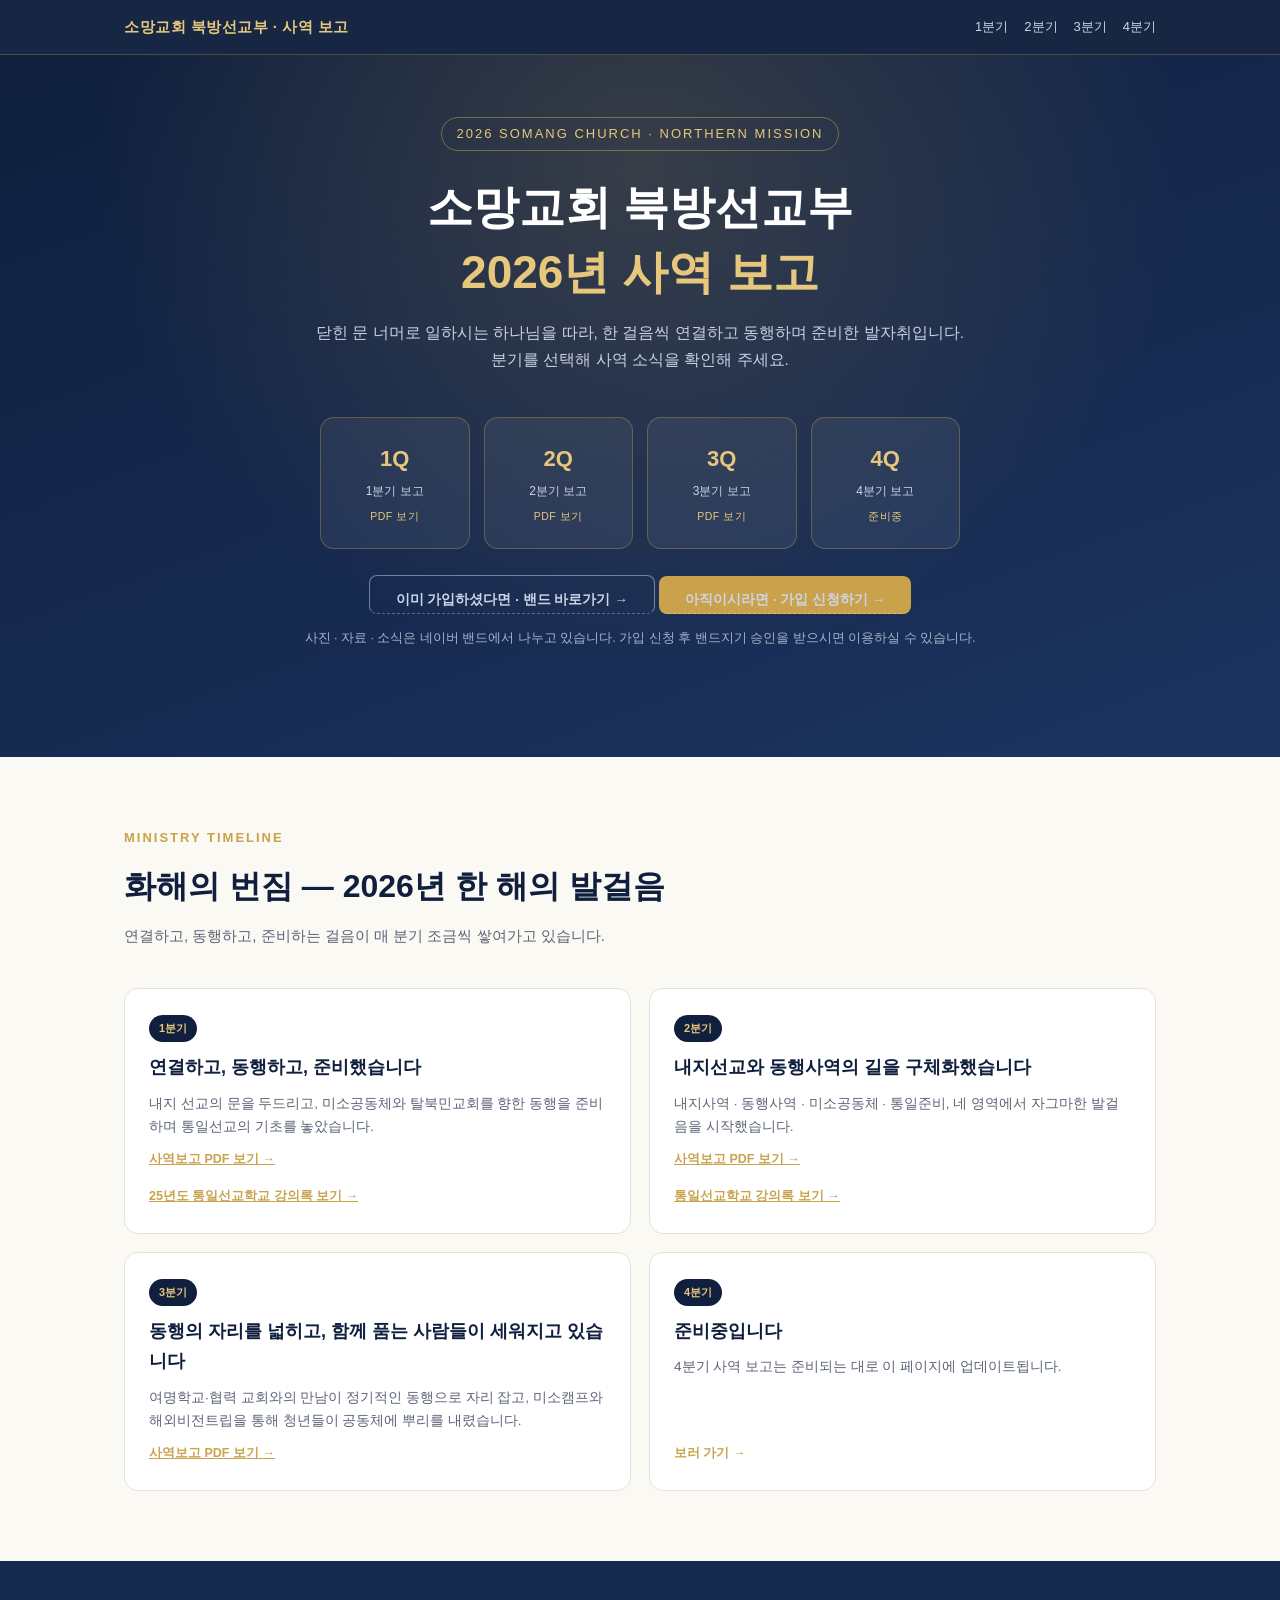
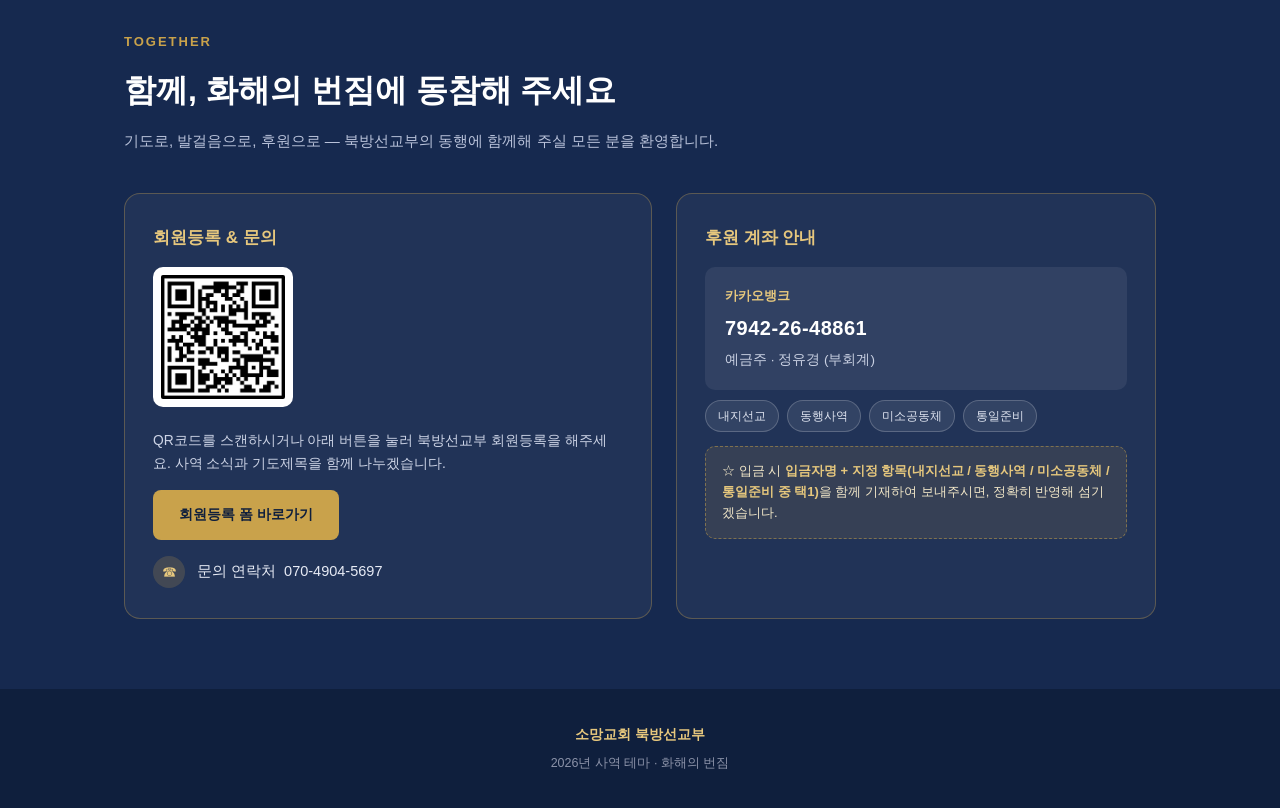
<file: index.html>
<!DOCTYPE html>
<html lang="ko">
<head>
<!-- Google tag (gtag.js) -->
<script async src="https://www.googletagmanager.com/gtag/js?id=G-LS4SZ3VNNW"></script>
<script>
  window.dataLayer = window.dataLayer || [];
  function gtag(){dataLayer.push(arguments);}
  gtag('js', new Date());
  gtag('config', 'G-LS4SZ3VNNW');
</script>

<meta charset="UTF-8">
<meta name="viewport" content="width=device-width, initial-scale=1.0">
<title>소망교회 북방선교부 2026년 사역 보고</title>
<link rel="stylesheet" href="css/style.css">

<!-- 카톡 / 네이버 밴드 링크 공유 시 표시되는 미리보기 -->
<meta property="og:type" content="website">
<meta property="og:title" content="소망교회 북방선교부 2026년 사역 보고">
<meta property="og:description" content="닫힌 문 너머로 일하시는 하나님을 따라, 한 걸음씩 연결하고 동행하며 준비한 2026년 북방선교부의 발자취입니다.">
<meta property="og:image" content="https://jinp68.github.io/bukbang-2026-report/images/og-image.png">
<meta property="og:url" content="https://jinp68.github.io/bukbang-2026-report/">
<meta name="twitter:card" content="summary_large_image">
</head>
<body>

<nav class="nav">
  <div class="nav-inner">
    <a href="index.html" class="nav-title">소망교회 북방선교부 · 사역 보고</a>
    <div class="nav-links">
      <a href="reports/pdf/2026-Q1-report.pdf" target="_blank" rel="noopener" onclick="gtag('event','pdf_download',{'report_quarter':'Q1'})">1분기</a>
      <a href="reports/pdf/2026-Q2-report.pdf" target="_blank" rel="noopener" onclick="gtag('event','pdf_download',{'report_quarter':'Q2'})">2분기</a>
      <a href="reports/pdf/2026-Q3-report.pdf" target="_blank" rel="noopener" onclick="gtag('event','pdf_download',{'report_quarter':'Q3'})">3분기</a>
      <a href="reports/q4.html">4분기</a>
    </div>
  </div>
</nav>

<header class="landing-hero">
  <div class="landing-inner">
    <span class="eyebrow">2026 SOMANG CHURCH · NORTHERN MISSION</span>
    <h1>소망교회 북방선교부<br><span>2026년 사역 보고</span></h1>
    <p>닫힌 문 너머로 일하시는 하나님을 따라, 한 걸음씩 연결하고 동행하며 준비한 발자취입니다.<br>분기를 선택해 사역 소식을 확인해 주세요.</p>

    <div class="quarter-grid">
      <a href="reports/pdf/2026-Q1-report.pdf" target="_blank" rel="noopener" onclick="gtag('event','pdf_download',{'report_quarter':'Q1'})" class="quarter-card">
        <div class="qnum">1Q</div>
        <div class="qlabel">1분기 보고</div>
        <div class="qstatus">PDF 보기</div>
      </a>
      <a href="reports/pdf/2026-Q2-report.pdf" target="_blank" rel="noopener" onclick="gtag('event','pdf_download',{'report_quarter':'Q2'})" class="quarter-card">
        <div class="qnum">2Q</div>
        <div class="qlabel">2분기 보고</div>
        <div class="qstatus">PDF 보기</div>
      </a>
      <a href="reports/pdf/2026-Q3-report.pdf" target="_blank" rel="noopener" onclick="gtag('event','pdf_download',{'report_quarter':'Q3'})" class="quarter-card">
        <div class="qnum">3Q</div>
        <div class="qlabel">3분기 보고</div>
        <div class="qstatus">PDF 보기</div>
      </a>
      <a href="reports/q4.html" class="quarter-card">
        <div class="qnum">4Q</div>
        <div class="qlabel">4분기 보고</div>
        <div class="qstatus">준비중</div>
      </a>
    </div>

    <div class="archive-link-row">
      <div class="band-btn-row">
        <a href="https://www.band.us/band/97592712/post" target="_blank" rel="noopener" class="btn btn-outline btn-sm" onclick="gtag('event','band_click',{'band_action':'existing_member'})">
          이미 가입하셨다면 · 밴드 바로가기 →
        </a>
        <a href="https://band.us/n/aea1A6sb05A8o" target="_blank" rel="noopener" class="btn btn-gold btn-sm" onclick="gtag('event','band_click',{'band_action':'join_request'})">
          아직이시라면 · 가입 신청하기 →
        </a>
      </div>
      <p style="margin-top:14px;font-size:12.5px;color:#a9b1c9;">사진 · 자료 · 소식은 네이버 밴드에서 나누고 있습니다. 가입 신청 후 밴드지기 승인을 받으시면 이용하실 수 있습니다.</p>
    </div>
  </div>
</header>

<section class="landing-summary">
  <div class="wrap">
    <div class="section-head">
      <div class="kicker">Ministry Timeline</div>
      <h2>화해의 번짐 — 2026년 한 해의 발걸음</h2>
      <p>연결하고, 동행하고, 준비하는 걸음이 매 분기 조금씩 쌓여가고 있습니다.</p>
    </div>
    <div class="summary-grid">
      <div class="summary-card" style="text-decoration:none;">
        <div class="tagrow"><span class="qtag">1분기</span></div>
        <h3>연결하고, 동행하고, 준비했습니다</h3>
        <p>내지 선교의 문을 두드리고, 미소공동체와 탈북민교회를 향한 동행을 준비하며 통일선교의 기초를 놓았습니다.</p>
        <a href="reports/pdf/2026-Q1-report.pdf" target="_blank" rel="noopener" onclick="gtag('event','pdf_download',{'report_quarter':'Q1'})" class="go" style="display:block;">사역보고 PDF 보기 →</a>
        <a href="reports/pdf/lectures/2025-summary.pdf" target="_blank" rel="noopener" onclick="gtag('event','lecture_download',{'lecture':'2025_summary'})" class="go" style="display:block;margin-top:6px;">25년도 통일선교학교 강의록 보기 →</a>
      </div>
      <div class="summary-card" style="text-decoration:none;">
        <div class="tagrow"><span class="qtag">2분기</span></div>
        <h3>내지선교와 동행사역의 길을 구체화했습니다</h3>
        <p>내지사역 · 동행사역 · 미소공동체 · 통일준비, 네 영역에서 자그마한 발걸음을 시작했습니다.</p>
        <a href="reports/pdf/2026-Q2-report.pdf" target="_blank" rel="noopener" onclick="gtag('event','pdf_download',{'report_quarter':'Q2'})" class="go" style="display:block;">사역보고 PDF 보기 →</a>
        <a href="reports/lectures.html" class="go" style="display:block;margin-top:6px;">통일선교학교 강의록 보기 →</a>
      </div>
      <div class="summary-card" style="text-decoration:none;">
        <div class="tagrow"><span class="qtag">3분기</span></div>
        <h3>동행의 자리를 넓히고, 함께 품는 사람들이 세워지고 있습니다</h3>
        <p>여명학교·협력 교회와의 만남이 정기적인 동행으로 자리 잡고, 미소캠프와 해외비전트립을 통해 청년들이 공동체에 뿌리를 내렸습니다.</p>
        <a href="reports/pdf/2026-Q3-report.pdf" target="_blank" rel="noopener" onclick="gtag('event','pdf_download',{'report_quarter':'Q3'})" class="go" style="display:block;">사역보고 PDF 보기 →</a>
      </div>
      <a href="reports/q4.html" class="summary-card">
        <div class="tagrow"><span class="qtag">4분기</span></div>
        <h3>준비중입니다</h3>
        <p>4분기 사역 보고는 준비되는 대로 이 페이지에 업데이트됩니다.</p>
        <div class="go">보러 가기 →</div>
      </a>
    </div>
  </div>
</section>

<!-- ================= JOIN (shared footer block) ================= -->
<section id="join" class="join-section">
  <div class="wrap">
    <div class="section-head">
      <div class="kicker">Together</div>
      <h2>함께, 화해의 번짐에 동참해 주세요</h2>
      <p>기도로, 발걸음으로, 후원으로 — 북방선교부의 동행에 함께해 주실 모든 분을 환영합니다.</p>
    </div>

    <div class="join-grid">
      <div class="join-card">
        <h3>회원등록 & 문의</h3>
        <div class="qr-block">
          <img src="images/qr_register.png" alt="회원등록 QR코드">
          <div class="qr-text">
            <p>QR코드를 스캔하시거나 아래 버튼을 눌러 북방선교부 회원등록을 해주세요. 사역 소식과 기도제목을 함께 나누겠습니다.</p>
            <a class="btn btn-gold" href="https://forms.gle/ZsYDFxk24a8wHi7E6" target="_blank" rel="noopener">회원등록 폼 바로가기</a>
          </div>
        </div>
        <div class="contact-line"><span class="ic">☎</span> 문의 연락처 &nbsp;070-4904-5697</div>
      </div>

      <div class="join-card">
        <h3>후원 계좌 안내</h3>
        <div class="donate-account">
          <div class="bank">카카오뱅크</div>
          <div class="num">7942-26-48861</div>
          <div class="holder">예금주 · 정유경 (부회계)</div>
        </div>
        <div class="fund-tags">
          <span>내지선교</span><span>동행사역</span><span>미소공동체</span><span>통일준비</span>
        </div>
        <div class="donate-note">☆ 입금 시 <b>입금자명 + 지정 항목(내지선교 / 동행사역 / 미소공동체 / 통일준비 중 택1)</b>을 함께 기재하여 보내주시면, 정확히 반영해 섬기겠습니다.</div>
      </div>
    </div>
  </div>
</section>

<footer class="site-footer">
  <div class="foot-title">소망교회 북방선교부</div>
  <div>2026년 사역 테마 · 화해의 번짐</div>
</footer>

</body>
</html>
</file>
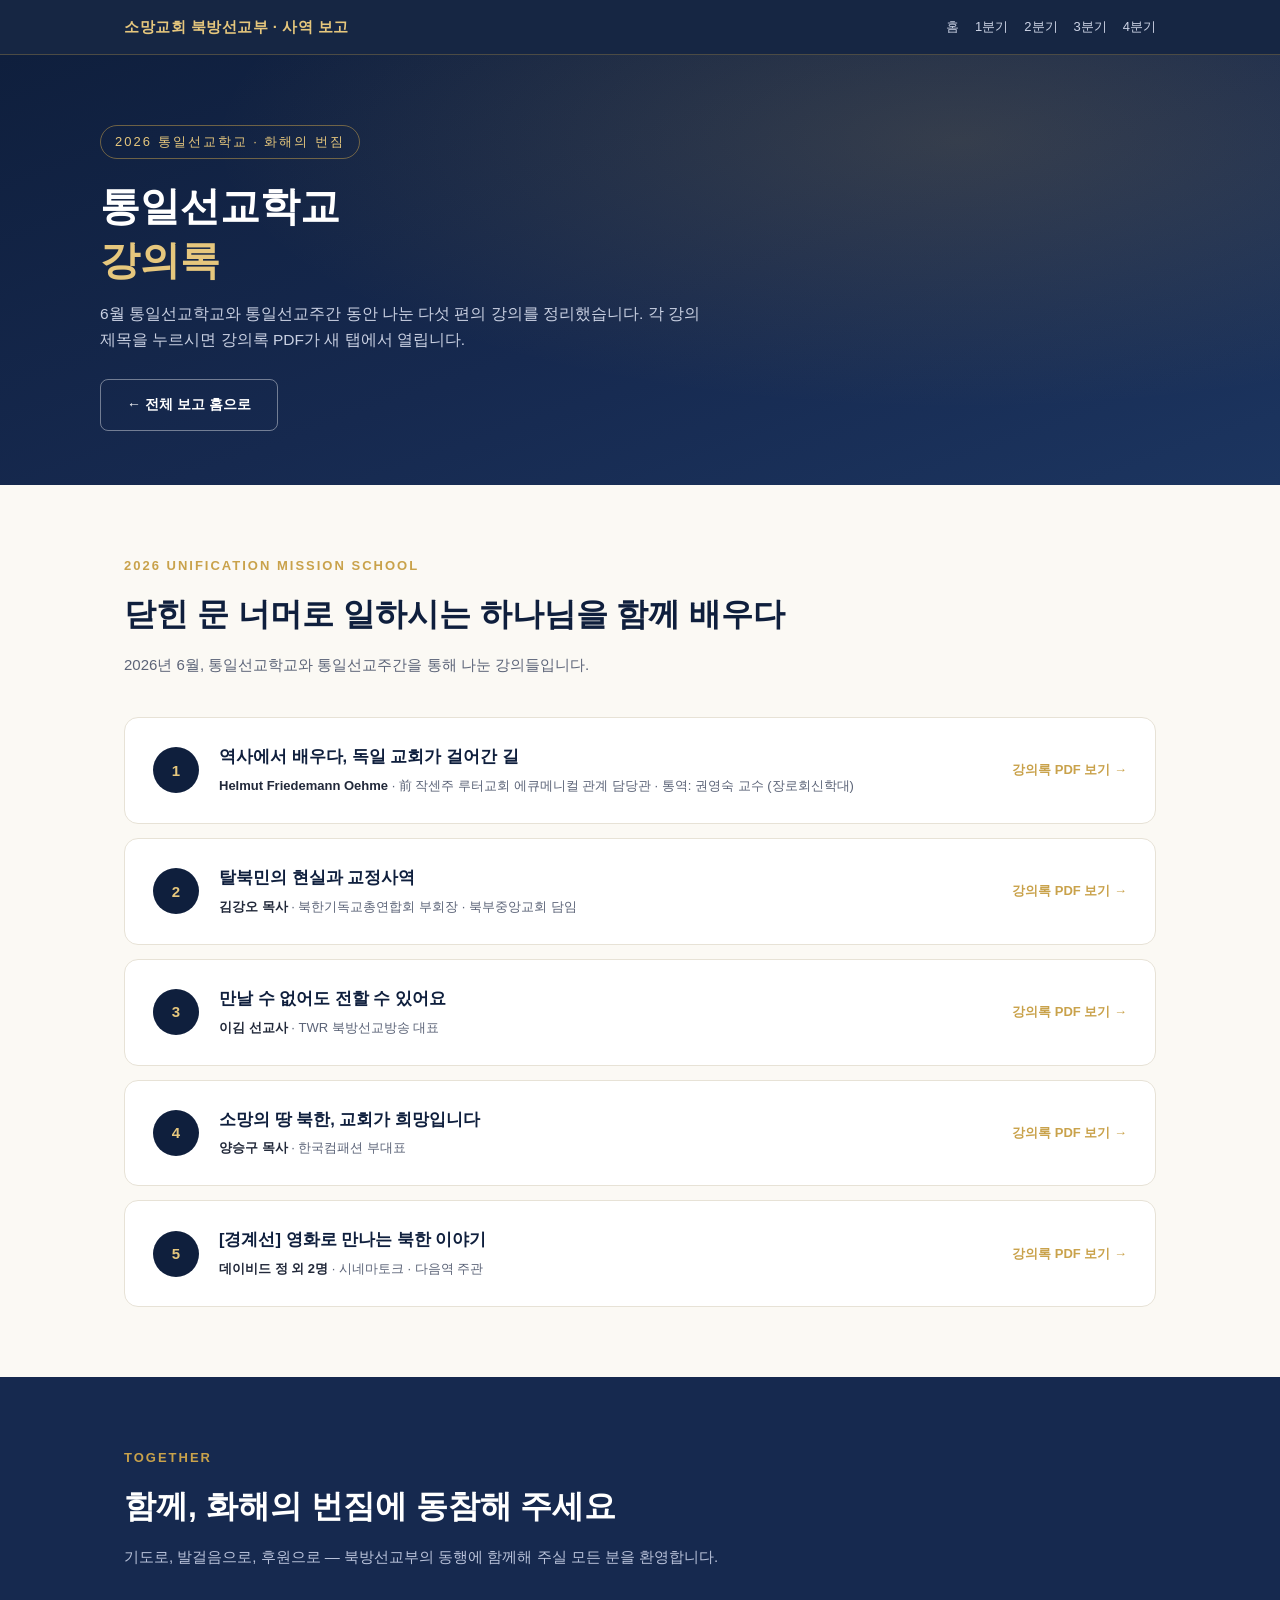
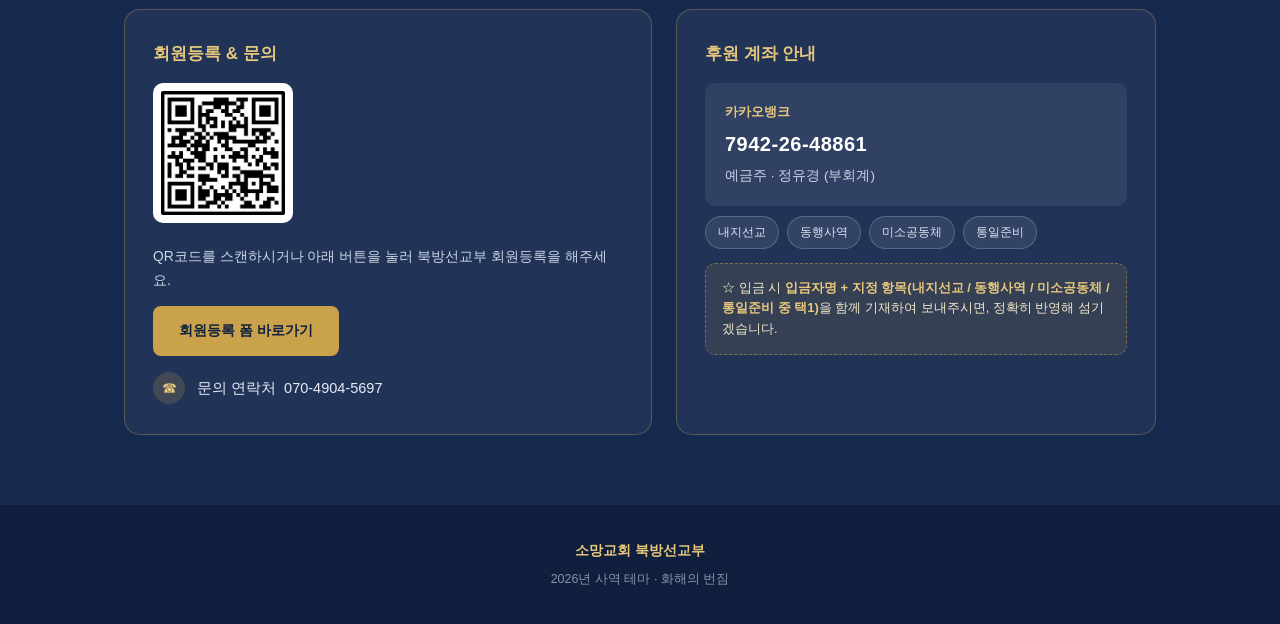
<file: reports/lectures.html>
<!DOCTYPE html>
<html lang="ko">
<head>
<meta charset="UTF-8">
<meta name="viewport" content="width=device-width, initial-scale=1.0">

<!-- Google tag (gtag.js) -->
<script async src="https://www.googletagmanager.com/gtag/js?id=G-LS4SZ3VNNW"></script>
<script>
  window.dataLayer = window.dataLayer || [];
  function gtag(){dataLayer.push(arguments);}
  gtag('js', new Date());
  gtag('config', 'G-LS4SZ3VNNW');
</script>

<title>통일선교학교 강의록 | 소망교회 북방선교부</title>
<link rel="stylesheet" href="../css/style.css">

<!-- 카톡 / 네이버 밴드 링크 공유 시 표시되는 미리보기 -->
<meta property="og:type" content="website">
<meta property="og:title" content="통일선교학교 강의록 | 소망교회 북방선교부">
<meta property="og:description" content="2026 통일선교학교에서 나눈 다섯 편의 강의록을 한 곳에서 확인하실 수 있습니다.">
<meta property="og:image" content="https://jinp68.github.io/bukbang-2026-report/images/og-image.png">
<meta property="og:url" content="https://jinp68.github.io/bukbang-2026-report/reports/lectures.html">
<meta name="twitter:card" content="summary_large_image">

<style>
  .lecture-list{display:flex;flex-direction:column;gap:14px;margin-top:30px;}
  .lecture-card{
    background:#fff;border:1px solid var(--line);border-radius:14px;
    padding:26px 28px;display:flex;align-items:center;justify-content:space-between;gap:20px;
    text-decoration:none;color:var(--ink);transition:.2s;
  }
  .lecture-card:hover{border-color:var(--gold);box-shadow:0 6px 20px rgba(15,31,61,0.08);}
  .lecture-num{
    flex:none;width:46px;height:46px;border-radius:50%;background:var(--navy);color:var(--gold-light);
    display:flex;align-items:center;justify-content:center;font-weight:800;font-size:15px;
  }
  .lecture-body{flex:1;}
  .lecture-body h3{font-size:16.5px;font-weight:800;color:var(--navy);line-height:1.5;margin-bottom:6px;}
  .lecture-body .speaker{font-size:13px;color:var(--muted);}
  .lecture-body .speaker b{color:var(--ink);font-weight:700;}
  .lecture-go{flex:none;font-size:13px;font-weight:700;color:var(--gold);white-space:nowrap;}
  @media (max-width:640px){
    .lecture-card{flex-direction:column;align-items:flex-start;gap:12px;}
    .lecture-go{align-self:flex-end;}
  }
</style>
</head>
<body>

<nav class="nav">
  <div class="nav-inner">
    <a href="../index.html" class="nav-title">소망교회 북방선교부 · 사역 보고</a>
    <div class="nav-links">
      <a href="../index.html">홈</a>
      <a href="pdf/2026-Q1-report.pdf" target="_blank" rel="noopener" onclick="gtag('event','pdf_download',{'report_quarter':'Q1'})">1분기</a>
      <a href="pdf/2026-Q2-report.pdf" target="_blank" rel="noopener" onclick="gtag('event','pdf_download',{'report_quarter':'Q2'})">2분기</a>
      <a href="pdf/2026-Q3-report.pdf" target="_blank" rel="noopener" onclick="gtag('event','pdf_download',{'report_quarter':'Q3'})">3분기</a>
      <a href="q4.html">4분기</a>
    </div>
  </div>
</nav>

<header class="hero">
  <div class="hero-inner">
    <span class="eyebrow">2026 통일선교학교 · 화해의 번짐</span>
    <h1>통일선교학교<br><span>강의록</span></h1>
    <p>6월 통일선교학교와 통일선교주간 동안 나눈 다섯 편의 강의를 정리했습니다. 각 강의 제목을 누르시면 강의록 PDF가 새 탭에서 열립니다.</p>
    <div class="hero-cta">
      <a href="../index.html" class="btn btn-outline">← 전체 보고 홈으로</a>
    </div>
  </div>
</header>

<section>
  <div class="wrap">
    <div class="section-head">
      <div class="kicker">2026 Unification Mission School</div>
      <h2>닫힌 문 너머로 일하시는 하나님을 함께 배우다</h2>
      <p>2026년 6월, 통일선교학교와 통일선교주간을 통해 나눈 강의들입니다.</p>
    </div>

    <div class="lecture-list">
      <a href="pdf/lectures/lecture1-oehme.pdf" target="_blank" rel="noopener" class="lecture-card" onclick="gtag('event','lecture_download',{'lecture':'1_oehme'})">
        <div class="lecture-num">1</div>
        <div class="lecture-body">
          <h3>역사에서 배우다, 독일 교회가 걸어간 길</h3>
          <div class="speaker"><b>Helmut Friedemann Oehme</b> · 前 작센주 루터교회 에큐메니컬 관계 담당관 · 통역: 권영숙 교수 (장로회신학대)</div>
        </div>
        <div class="lecture-go">강의록 PDF 보기 →</div>
      </a>

      <a href="pdf/lectures/lecture2-kimkangoh.pdf" target="_blank" rel="noopener" class="lecture-card" onclick="gtag('event','lecture_download',{'lecture':'2_kimkangoh'})">
        <div class="lecture-num">2</div>
        <div class="lecture-body">
          <h3>탈북민의 현실과 교정사역</h3>
          <div class="speaker"><b>김강오 목사</b> · 북한기독교총연합회 부회장 · 북부중앙교회 담임</div>
        </div>
        <div class="lecture-go">강의록 PDF 보기 →</div>
      </a>

      <a href="pdf/lectures/lecture3-twr.pdf" target="_blank" rel="noopener" class="lecture-card" onclick="gtag('event','lecture_download',{'lecture':'3_twr'})">
        <div class="lecture-num">3</div>
        <div class="lecture-body">
          <h3>만날 수 없어도 전할 수 있어요</h3>
          <div class="speaker"><b>이김 선교사</b> · TWR 북방선교방송 대표</div>
        </div>
        <div class="lecture-go">강의록 PDF 보기 →</div>
      </a>

      <a href="pdf/lectures/lecture4-yangseungoo.pdf" target="_blank" rel="noopener" class="lecture-card" onclick="gtag('event','lecture_download',{'lecture':'4_yangseungoo'})">
        <div class="lecture-num">4</div>
        <div class="lecture-body">
          <h3>소망의 땅 북한, 교회가 희망입니다</h3>
          <div class="speaker"><b>양승구 목사</b> · 한국컴패션 부대표</div>
        </div>
        <div class="lecture-go">강의록 PDF 보기 →</div>
      </a>

      <a href="pdf/lectures/lecture5-boundary.pdf" target="_blank" rel="noopener" class="lecture-card" onclick="gtag('event','lecture_download',{'lecture':'5_boundary'})">
        <div class="lecture-num">5</div>
        <div class="lecture-body">
          <h3>[경계선] 영화로 만나는 북한 이야기</h3>
          <div class="speaker"><b>데이비드 정 외 2명</b> · 시네마토크 · 다음역 주관</div>
        </div>
        <div class="lecture-go">강의록 PDF 보기 →</div>
      </a>
    </div>
  </div>
</section>

<section id="join" class="join-section">
  <div class="wrap">
    <div class="section-head">
      <div class="kicker">Together</div>
      <h2>함께, 화해의 번짐에 동참해 주세요</h2>
      <p>기도로, 발걸음으로, 후원으로 — 북방선교부의 동행에 함께해 주실 모든 분을 환영합니다.</p>
    </div>
    <div class="join-grid">
      <div class="join-card">
        <h3>회원등록 & 문의</h3>
        <div class="qr-block">
          <img src="../images/qr_register.png" alt="회원등록 QR코드">
          <div class="qr-text">
            <p>QR코드를 스캔하시거나 아래 버튼을 눌러 북방선교부 회원등록을 해주세요.</p>
            <a class="btn btn-gold" href="https://forms.gle/ZsYDFxk24a8wHi7E6" target="_blank" rel="noopener">회원등록 폼 바로가기</a>
          </div>
        </div>
        <div class="contact-line"><span class="ic">☎</span> 문의 연락처 &nbsp;070-4904-5697</div>
      </div>
      <div class="join-card">
        <h3>후원 계좌 안내</h3>
        <div class="donate-account">
          <div class="bank">카카오뱅크</div>
          <div class="num">7942-26-48861</div>
          <div class="holder">예금주 · 정유경 (부회계)</div>
        </div>
        <div class="fund-tags">
          <span>내지선교</span><span>동행사역</span><span>미소공동체</span><span>통일준비</span>
        </div>
        <div class="donate-note">☆ 입금 시 <b>입금자명 + 지정 항목(내지선교 / 동행사역 / 미소공동체 / 통일준비 중 택1)</b>을 함께 기재하여 보내주시면, 정확히 반영해 섬기겠습니다.</div>
      </div>
    </div>
  </div>
</section>

<footer class="site-footer">
  <div class="foot-title">소망교회 북방선교부</div>
  <div>2026년 사역 테마 · 화해의 번짐</div>
</footer>

</body>
</html>
</file>
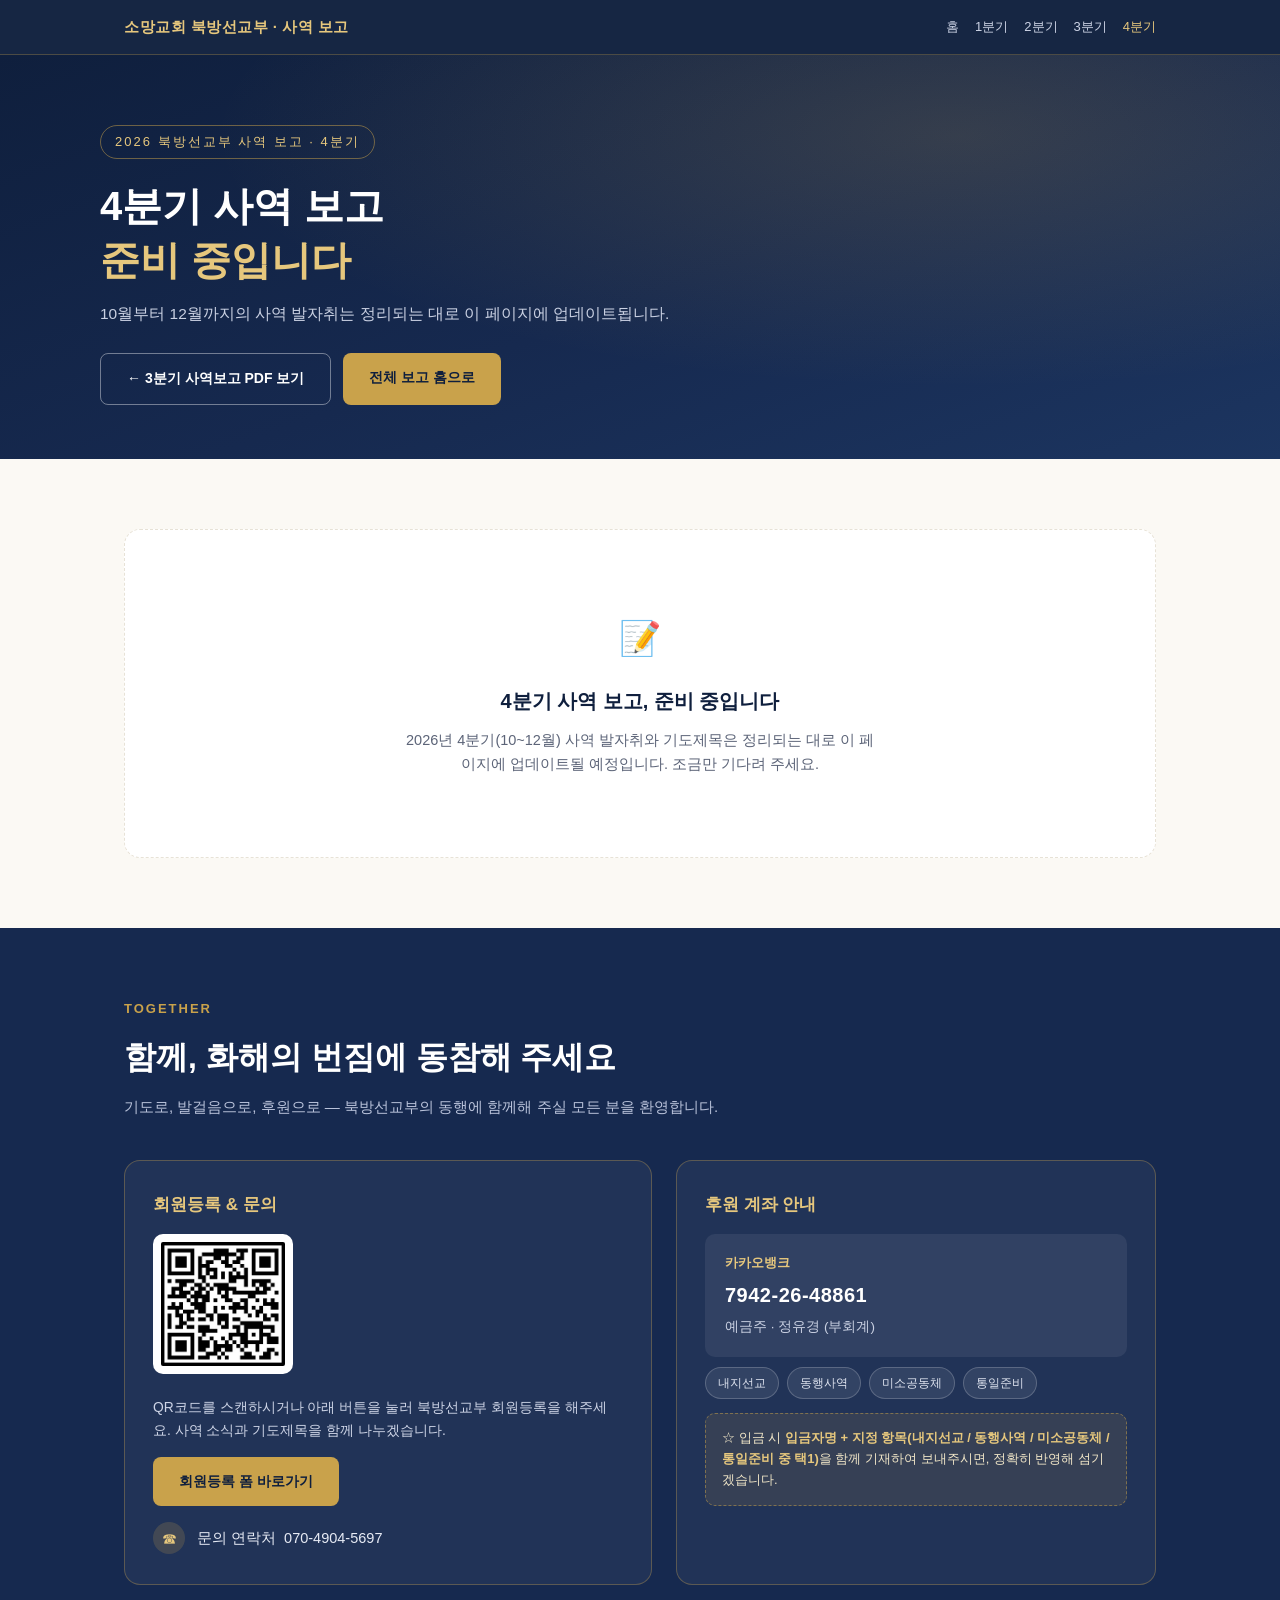
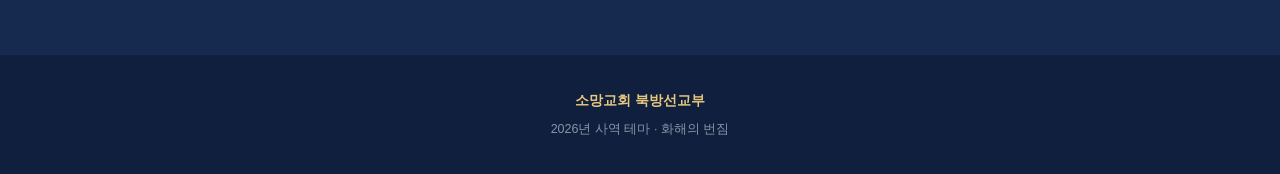
<file: reports/q4.html>
<!DOCTYPE html>
<html lang="ko">
<head>
<!-- Google tag (gtag.js) -->
<script async src="https://www.googletagmanager.com/gtag/js?id=G-LS4SZ3VNNW"></script>
<script>
  window.dataLayer = window.dataLayer || [];
  function gtag(){dataLayer.push(arguments);}
  gtag('js', new Date());
  gtag('config', 'G-LS4SZ3VNNW');
</script>

<meta charset="UTF-8">
<meta name="viewport" content="width=device-width, initial-scale=1.0">
<title>4분기 사역 보고 | 소망교회 북방선교부</title>
<link rel="stylesheet" href="../css/style.css">

<!-- 카톡 / 네이버 밴드 링크 공유 시 표시되는 미리보기 -->
<meta property="og:type" content="website">
<meta property="og:title" content="4분기 사역 보고 | 소망교회 북방선교부">
<meta property="og:description" content="소망교회 북방선교부 2026년 사역 보고 페이지입니다.">
<meta property="og:image" content="https://jinp68.github.io/bukbang-2026-report/images/og-image.png">
<meta property="og:url" content="https://jinp68.github.io/bukbang-2026-report/reports/q4.html">
<meta name="twitter:card" content="summary_large_image">
</head>
<body>

<!--
  [작성자를 위한 안내]
  4분기 사역보고 PDF가 준비되면:
  1. 파일을 reports/pdf/2026_4분기_사역보고.pdf 로 저장 (파일명 동일하게)
  2. 이 파일(q4.html)의 <nav>와 index.html의 4분기 링크를
     "q4.html" 대신 "pdf/2026_4분기_사역보고.pdf" (target="_blank")로 바꾸기
     → 1분기·2분기 링크가 되어있는 방식과 동일하게 맞추면 됩니다.
  3. index.html의 4분기 카드 qstatus 문구도 "준비중" → "PDF 보기"로 변경
  이 페이지(q4.html) 자체는 "아직 PDF가 없을 때"의 안내 화면이므로, 링크를 다 PDF로
  바꾼 뒤에는 그대로 두어도 되고 삭제해도 무방합니다.
-->

<nav class="nav">
  <div class="nav-inner">
    <a href="../index.html" class="nav-title">소망교회 북방선교부 · 사역 보고</a>
    <div class="nav-links">
      <a href="../index.html">홈</a>
      <a href="pdf/2026-Q1-report.pdf" target="_blank" rel="noopener" onclick="gtag('event','pdf_download',{'report_quarter':'Q1'})">1분기</a>
      <a href="pdf/2026-Q2-report.pdf" target="_blank" rel="noopener" onclick="gtag('event','pdf_download',{'report_quarter':'Q2'})">2분기</a>
      <a href="pdf/2026-Q3-report.pdf" target="_blank" rel="noopener" onclick="gtag('event','pdf_download',{'report_quarter':'Q3'})">3분기</a>
      <a href="q4.html" class="active">4분기</a>
    </div>
  </div>
</nav>

<header class="hero">
  <div class="hero-inner">
    <span class="eyebrow">2026 북방선교부 사역 보고 · 4분기</span>
    <h1>4분기 사역 보고<br><span>준비 중입니다</span></h1>
    <p>10월부터 12월까지의 사역 발자취는 정리되는 대로 이 페이지에 업데이트됩니다.</p>
    <div class="hero-cta">
      <a href="pdf/2026-Q3-report.pdf" target="_blank" rel="noopener" onclick="gtag('event','pdf_download',{'report_quarter':'Q3'})" class="btn btn-outline">← 3분기 사역보고 PDF 보기</a>
      <a href="../index.html" class="btn btn-gold">전체 보고 홈으로</a>
    </div>
  </div>
</header>

<section>
  <div class="wrap">
    <div class="placeholder-box">
      <div class="icon">📝</div>
      <h3>4분기 사역 보고, 준비 중입니다</h3>
      <p>2026년 4분기(10~12월) 사역 발자취와 기도제목은 정리되는 대로 이 페이지에 업데이트될 예정입니다. 조금만 기다려 주세요.</p>
    </div>
  </div>
</section>

<section id="join" class="join-section">
  <div class="wrap">
    <div class="section-head">
      <div class="kicker">Together</div>
      <h2>함께, 화해의 번짐에 동참해 주세요</h2>
      <p>기도로, 발걸음으로, 후원으로 — 북방선교부의 동행에 함께해 주실 모든 분을 환영합니다.</p>
    </div>
    <div class="join-grid">
      <div class="join-card">
        <h3>회원등록 & 문의</h3>
        <div class="qr-block">
          <img src="../images/qr_register.png" alt="회원등록 QR코드">
          <div class="qr-text">
            <p>QR코드를 스캔하시거나 아래 버튼을 눌러 북방선교부 회원등록을 해주세요. 사역 소식과 기도제목을 함께 나누겠습니다.</p>
            <a class="btn btn-gold" href="https://forms.gle/ZsYDFxk24a8wHi7E6" target="_blank" rel="noopener">회원등록 폼 바로가기</a>
          </div>
        </div>
        <div class="contact-line"><span class="ic">☎</span> 문의 연락처 &nbsp;070-4904-5697</div>
      </div>
      <div class="join-card">
        <h3>후원 계좌 안내</h3>
        <div class="donate-account">
          <div class="bank">카카오뱅크</div>
          <div class="num">7942-26-48861</div>
          <div class="holder">예금주 · 정유경 (부회계)</div>
        </div>
        <div class="fund-tags">
          <span>내지선교</span><span>동행사역</span><span>미소공동체</span><span>통일준비</span>
        </div>
        <div class="donate-note">☆ 입금 시 <b>입금자명 + 지정 항목(내지선교 / 동행사역 / 미소공동체 / 통일준비 중 택1)</b>을 함께 기재하여 보내주시면, 정확히 반영해 섬기겠습니다.</div>
      </div>
    </div>
  </div>
</section>

<footer class="site-footer">
  <div class="foot-title">소망교회 북방선교부</div>
  <div>2026년 사역 테마 · 화해의 번짐</div>
</footer>

</body>
</html>
</file>
<file: css/style.css>
:root{
  --navy:#0f1f3d;
  --navy-2:#16294f;
  --gold:#c9a24b;
  --gold-light:#e6c77d;
  --cream:#fbf9f4;
  --ink:#22293a;
  --muted:#5c6478;
  --line:#e7e2d6;
}
*{box-sizing:border-box;margin:0;padding:0;}
html{scroll-behavior:smooth;}
body{
  font-family:"Noto Sans KR","Malgun Gothic",-apple-system,sans-serif;
  background:var(--cream);
  color:var(--ink);
  line-height:1.7;
}
img{max-width:100%;display:block;}
.wrap{max-width:1080px;margin:0 auto;padding:0 24px;}
a{color:inherit;}

/* NAV */
.nav{
  position:sticky;top:0;z-index:50;
  background:rgba(15,31,61,0.97);
  backdrop-filter:blur(6px);
  border-bottom:1px solid rgba(201,162,75,0.3);
}
.nav-inner{
  max-width:1080px;margin:0 auto;padding:14px 24px;
  display:flex;align-items:center;justify-content:space-between;flex-wrap:wrap;gap:8px;
}
.nav-title{color:var(--gold-light);font-weight:700;font-size:15px;letter-spacing:0.5px;text-decoration:none;}
.nav-links{display:flex;gap:16px;font-size:13px;flex-wrap:wrap;}
.nav-links a{color:#cdd4e6;text-decoration:none;white-space:nowrap;}
.nav-links a:hover, .nav-links a.active{color:var(--gold-light);}

/* HERO (shared banner style used on quarter pages) */
.hero{
  position:relative;
  background:linear-gradient(160deg,var(--navy) 0%,var(--navy-2) 55%,#1c3560 100%);
  color:#fff;
  padding:70px 24px 54px;
  overflow:hidden;
}
.hero::after{
  content:"";
  position:absolute;inset:0;
  background:radial-gradient(ellipse at 75% 20%, rgba(201,162,75,0.18), transparent 55%);
}
.hero-inner{max-width:1080px;margin:0 auto;position:relative;z-index:2;}
.eyebrow{
  display:inline-block;color:var(--gold-light);font-size:13px;
  letter-spacing:2px;border:1px solid rgba(201,162,75,0.5);
  padding:5px 14px;border-radius:20px;margin-bottom:20px;
}
.hero h1{font-size:clamp(26px,4.2vw,40px);font-weight:800;line-height:1.35;margin-bottom:14px;}
.hero h1 span{color:var(--gold-light);}
.hero p{font-size:15.5px;color:#c9d0e2;max-width:620px;}
.hero-cta{display:flex;flex-wrap:wrap;gap:12px;margin-top:26px;}

.btn{
  display:inline-block;padding:13px 26px;border-radius:8px;font-size:14px;font-weight:700;
  text-decoration:none;transition:0.2s;border:none;cursor:pointer;font-family:inherit;
}
.btn-gold{background:var(--gold);color:var(--navy);}
.btn-gold:hover{background:var(--gold-light);}
.btn-outline{border:1px solid rgba(255,255,255,0.4);color:#fff;background:transparent;}
.btn-outline:hover{border-color:var(--gold-light);color:var(--gold-light);}
.btn-navy{background:var(--navy);color:#fff;}
.btn-navy:hover{background:var(--navy-2);}
.btn[disabled]{opacity:0.45;cursor:not-allowed;pointer-events:none;}

/* SECTION generic */
section{padding:70px 0;}
.section-head{margin-bottom:40px;}
.kicker{color:var(--gold);font-size:13px;font-weight:700;letter-spacing:2px;text-transform:uppercase;margin-bottom:10px;}
.section-head h2{font-size:clamp(24px,3vw,32px);font-weight:800;color:var(--navy);}
.section-head p{color:var(--muted);margin-top:10px;font-size:15px;max-width:640px;}

.stat-grid{
  display:grid;grid-template-columns:repeat(4,1fr);gap:16px;margin-top:30px;
}
.stat-card{
  background:#fff;border:1px solid var(--line);border-radius:12px;
  padding:22px 18px;text-align:center;
}
.stat-num{font-size:26px;font-weight:800;color:var(--navy);}
.stat-label{font-size:12.5px;color:var(--muted);margin-top:6px;line-height:1.5;}

/* month x category matrix */
.matrix{margin-top:30px;display:flex;flex-direction:column;gap:28px;}
.matrix-cat{background:#fff;border:1px solid var(--line);border-radius:14px;overflow:hidden;}
.matrix-cat-head{
  background:var(--navy);color:#fff;padding:14px 22px;font-weight:700;font-size:15px;
  display:flex;align-items:center;gap:10px;
}
.matrix-cat-head .tag{
  background:var(--gold);color:var(--navy);font-size:11px;font-weight:800;
  padding:3px 9px;border-radius:20px;
}
.matrix-months{display:grid;grid-template-columns:repeat(3,1fr);}
.matrix-month{padding:20px 22px;border-left:1px solid var(--line);}
.matrix-month:first-child{border-left:none;}
.matrix-month h4{font-size:13px;color:var(--gold);font-weight:800;margin-bottom:10px;letter-spacing:1px;}
.matrix-month ul{list-style:none;}
.matrix-month li{
  font-size:13.5px;color:var(--ink);padding:5px 0 5px 14px;position:relative;line-height:1.55;
}
.matrix-month li::before{
  content:"·";position:absolute;left:0;color:var(--gold);font-weight:900;
}

/* photo gallery */
.gallery{
  display:grid;grid-template-columns:repeat(4,1fr);gap:10px;margin-top:30px;
}
.gallery figure{
  position:relative;border-radius:10px;overflow:hidden;aspect-ratio:4/3;background:#eee;
}
.gallery img{width:100%;height:100%;object-fit:cover;transition:transform .3s;}
.gallery figure:hover img{transform:scale(1.06);}

/* meaning / pillars */
.pillars{display:grid;grid-template-columns:repeat(3,1fr);gap:20px;margin-top:30px;}
.pillar{
  background:#fff;border:1px solid var(--line);border-radius:14px;padding:28px 24px;
  position:relative;
}
.pillar .num{
  width:38px;height:38px;border-radius:50%;background:var(--navy);color:var(--gold-light);
  display:flex;align-items:center;justify-content:center;font-weight:800;font-size:14px;margin-bottom:16px;
}
.pillar h3{font-size:19px;font-weight:800;color:var(--navy);margin-bottom:4px;}
.pillar .sub{font-size:13px;color:var(--gold);font-weight:700;margin-bottom:14px;}
.pillar p{font-size:13.8px;color:var(--muted);margin-bottom:14px;}
.pillar .next{
  background:var(--cream);border-left:3px solid var(--gold);padding:10px 12px;
  font-size:12.8px;color:var(--ink);border-radius:6px;
}
.pillar .next b{color:var(--navy);}

.tagline{
  text-align:center;margin-top:40px;padding:34px 20px;background:var(--navy);border-radius:16px;color:#fff;
}
.tagline p{font-size:17px;font-weight:700;color:var(--gold-light);}

/* prayer box */
.prayer-box{
  background:#fff;border:1px solid var(--line);border-left:4px solid var(--gold);
  border-radius:10px;padding:22px 24px;margin-top:16px;font-size:14.5px;color:var(--ink);
}
.prayer-box + .prayer-box{margin-top:14px;}
.next-quarter{
  margin-top:26px;background:var(--navy);color:#fff;border-radius:14px;padding:26px 26px;
}
.next-quarter .kicker2{color:var(--gold-light);font-size:12.5px;font-weight:800;letter-spacing:1.5px;margin-bottom:10px;}
.next-quarter p{font-size:14.5px;color:#dbe0ef;}

/* participation / footer join */
.join-section{background:var(--navy-2);color:#fff;}
.join-section .section-head h2{color:#fff;}
.join-section .section-head p{color:#b9c2da;}
.join-grid{display:grid;grid-template-columns:1.1fr 1fr;gap:24px;margin-top:30px;}
.join-card{
  background:rgba(255,255,255,0.05);border:1px solid rgba(201,162,75,0.35);
  border-radius:16px;padding:30px 28px;
}
.join-card h3{color:var(--gold-light);font-size:17px;font-weight:800;margin-bottom:14px;}
.qr-block{display:flex;gap:22px;align-items:center;flex-wrap:wrap;}
.qr-block img{width:140px;height:140px;border-radius:10px;background:#fff;padding:8px;}
.qr-text p{color:#cdd4e6;font-size:13.8px;margin-bottom:14px;}
.contact-line{
  display:flex;align-items:center;gap:12px;margin-top:16px;font-size:14.5px;color:#e7ebf5;
}
.contact-line .ic{
  width:32px;height:32px;border-radius:50%;background:rgba(201,162,75,0.2);
  display:flex;align-items:center;justify-content:center;color:var(--gold-light);font-size:15px;flex:none;
}
.donate-account{
  background:rgba(255,255,255,0.07);border-radius:10px;padding:18px 20px;margin-top:6px;
}
.donate-account .bank{font-size:13px;color:var(--gold-light);font-weight:700;margin-bottom:4px;}
.donate-account .num{font-size:20px;font-weight:800;letter-spacing:0.5px;color:#fff;margin-bottom:4px;}
.donate-account .holder{font-size:13.5px;color:#c9d0e2;}
.donate-note{
  margin-top:14px;background:rgba(201,162,75,0.12);border:1px dashed rgba(201,162,75,0.5);
  border-radius:10px;padding:14px 16px;font-size:13px;color:#f1e6c8;line-height:1.6;
}
.donate-note b{color:var(--gold-light);}
.fund-tags{display:flex;flex-wrap:wrap;gap:8px;margin-top:10px;}
.fund-tags span{
  background:rgba(255,255,255,0.08);border:1px solid rgba(255,255,255,0.2);
  padding:5px 12px;border-radius:20px;font-size:12px;color:#dfe4f0;
}

footer.site-footer{
  background:var(--navy);color:#8b92a8;text-align:center;padding:34px 20px;font-size:12.5px;
}
footer.site-footer .foot-title{color:var(--gold-light);font-weight:700;font-size:14px;margin-bottom:6px;}

.quarter-divider{display:flex;align-items:center;gap:16px;margin:0 0 10px;}
.quarter-badge{
  background:var(--navy);color:var(--gold-light);font-weight:800;font-size:13px;
  padding:6px 16px;border-radius:20px;letter-spacing:1px;
}

/* LANDING PAGE */
.landing-hero{
  min-height:78vh;display:flex;align-items:center;justify-content:center;text-align:center;
  background:linear-gradient(160deg,var(--navy) 0%,var(--navy-2) 55%,#1c3560 100%);
  color:#fff;padding:60px 24px;position:relative;overflow:hidden;
}
.landing-hero::after{
  content:"";position:absolute;inset:0;
  background:radial-gradient(ellipse at 50% 15%, rgba(201,162,75,0.2), transparent 60%);
}
.landing-inner{position:relative;z-index:2;max-width:720px;}
.landing-inner .eyebrow{margin-bottom:24px;}
.landing-inner h1{font-size:clamp(28px,5vw,46px);font-weight:800;line-height:1.4;margin-bottom:16px;}
.landing-inner h1 span{color:var(--gold-light);}
.landing-inner p{font-size:15.5px;color:#c9d0e2;margin-bottom:44px;}

.quarter-grid{
  display:grid;grid-template-columns:repeat(4,1fr);gap:14px;max-width:640px;margin:0 auto;
}
.quarter-card{
  background:rgba(255,255,255,0.06);border:1px solid rgba(201,162,75,0.35);border-radius:14px;
  padding:22px 10px;text-decoration:none;color:#fff;transition:.2s;display:block;
}
.quarter-card:hover{background:rgba(201,162,75,0.15);border-color:var(--gold-light);}
.quarter-card .qnum{font-size:22px;font-weight:800;color:var(--gold-light);}
.quarter-card .qlabel{font-size:12px;color:#cdd4e6;margin-top:4px;}
.quarter-card.disabled{opacity:0.4;pointer-events:none;}
.quarter-card .qstatus{font-size:10.5px;color:var(--gold-light);margin-top:6px;letter-spacing:0.5px;}

.archive-link-row{margin-top:26px;}
.archive-link-row a{
  display:inline-flex;align-items:center;gap:8px;color:#cdd4e6;font-size:13.5px;text-decoration:none;
  border-bottom:1px dashed rgba(255,255,255,0.3);padding-bottom:2px;
}
.archive-link-row a:hover{color:var(--gold-light);border-color:var(--gold-light);}

.landing-summary{padding:70px 0;}
.summary-grid{display:grid;grid-template-columns:repeat(2,1fr);gap:18px;margin-top:30px;}
.summary-card{
  background:#fff;border:1px solid var(--line);border-radius:14px;padding:26px 24px;text-decoration:none;color:var(--ink);
  display:flex;flex-direction:column;gap:10px;
}
.summary-card:hover{border-color:var(--gold);}
.summary-card .tagrow{display:flex;align-items:center;gap:10px;}
.summary-card .qtag{background:var(--navy);color:var(--gold-light);font-size:11px;font-weight:800;padding:4px 10px;border-radius:20px;}
.summary-card h3{font-size:18px;font-weight:800;color:var(--navy);}
.summary-card p{font-size:13.5px;color:var(--muted);}
.summary-card .go{font-size:12.5px;color:var(--gold);font-weight:700;margin-top:auto;}

/* PLACEHOLDER quarter page */
.placeholder-box{
  text-align:center;padding:80px 24px;background:#fff;border:1px dashed var(--line);border-radius:16px;
}
.placeholder-box .icon{font-size:34px;margin-bottom:16px;}
.placeholder-box h3{font-size:20px;color:var(--navy);font-weight:800;margin-bottom:10px;}
.placeholder-box p{color:var(--muted);font-size:14.5px;max-width:480px;margin:0 auto;}

/* ARCHIVE / lock screen */
.lock-wrap{
  min-height:70vh;display:flex;align-items:center;justify-content:center;padding:40px 24px;
}
.lock-card{
  background:#fff;border:1px solid var(--line);border-radius:18px;padding:44px 38px;max-width:400px;width:100%;
  text-align:center;box-shadow:0 12px 40px rgba(15,31,61,0.08);
}
.lock-card .lock-icon{
  width:56px;height:56px;border-radius:50%;background:var(--navy);color:var(--gold-light);
  display:flex;align-items:center;justify-content:center;font-size:24px;margin:0 auto 20px;
}
.lock-card h2{font-size:19px;font-weight:800;color:var(--navy);margin-bottom:8px;}
.lock-card p{font-size:13.5px;color:var(--muted);margin-bottom:22px;}
.lock-card input[type=password]{
  width:100%;padding:13px 16px;border:1px solid var(--line);border-radius:8px;font-size:15px;
  margin-bottom:14px;font-family:inherit;text-align:center;letter-spacing:2px;
}
.lock-card input[type=password]:focus{outline:none;border-color:var(--gold);}
.lock-card .btn{width:100%;}
.lock-error{color:#b23b3b;font-size:12.5px;margin-top:10px;display:none;}
.lock-note{font-size:11.5px;color:#9aa2b4;margin-top:22px;line-height:1.6;}

.archive-content{display:none;}
.archive-toolbar{
  display:flex;justify-content:space-between;align-items:center;flex-wrap:wrap;gap:12px;margin-bottom:30px;
}
.archive-filters{display:flex;gap:8px;flex-wrap:wrap;}
.filter-btn{
  background:#fff;border:1px solid var(--line);color:var(--muted);font-size:12.5px;font-weight:700;
  padding:7px 16px;border-radius:20px;cursor:pointer;font-family:inherit;
}
.filter-btn.active{background:var(--navy);color:var(--gold-light);border-color:var(--navy);}

.archive-grid{display:grid;grid-template-columns:repeat(3,1fr);gap:16px;}
.archive-item{
  background:#fff;border:1px solid var(--line);border-radius:14px;overflow:hidden;text-decoration:none;color:var(--ink);
  display:flex;flex-direction:column;
}
.archive-item .thumb{aspect-ratio:4/3;background:#eee;overflow:hidden;}
.archive-item .thumb img{width:100%;height:100%;object-fit:cover;}
.archive-item .thumb.pdf-thumb{
  display:flex;align-items:center;justify-content:center;background:linear-gradient(135deg,var(--navy),var(--navy-2));
  color:var(--gold-light);font-size:30px;font-weight:800;
}
.archive-item .body{padding:14px 16px;}
.archive-item .body .cat{font-size:10.5px;color:var(--gold);font-weight:800;letter-spacing:0.5px;text-transform:uppercase;}
.archive-item .body h4{font-size:14px;font-weight:700;color:var(--ink);margin-top:4px;line-height:1.4;}
.archive-item .body .meta{font-size:11.5px;color:var(--muted);margin-top:6px;}
.archive-empty{grid-column:1/-1;text-align:center;padding:60px 20px;color:var(--muted);font-size:14px;}

@media (max-width:820px){
  .stat-grid{grid-template-columns:repeat(2,1fr);}
  .matrix-months{grid-template-columns:1fr;}
  .matrix-month{border-left:none;border-top:1px solid var(--line);}
  .matrix-month:first-child{border-top:none;}
  .gallery{grid-template-columns:repeat(2,1fr);}
  .pillars{grid-template-columns:1fr;}
  .join-grid{grid-template-columns:1fr;}
  .nav-links{font-size:12px;gap:10px;}
  .quarter-grid{grid-template-columns:repeat(2,1fr);}
  .summary-grid{grid-template-columns:1fr;}
  .archive-grid{grid-template-columns:repeat(2,1fr);}
}
@media (max-width:480px){
  .archive-grid{grid-template-columns:1fr;}
}
</file>
